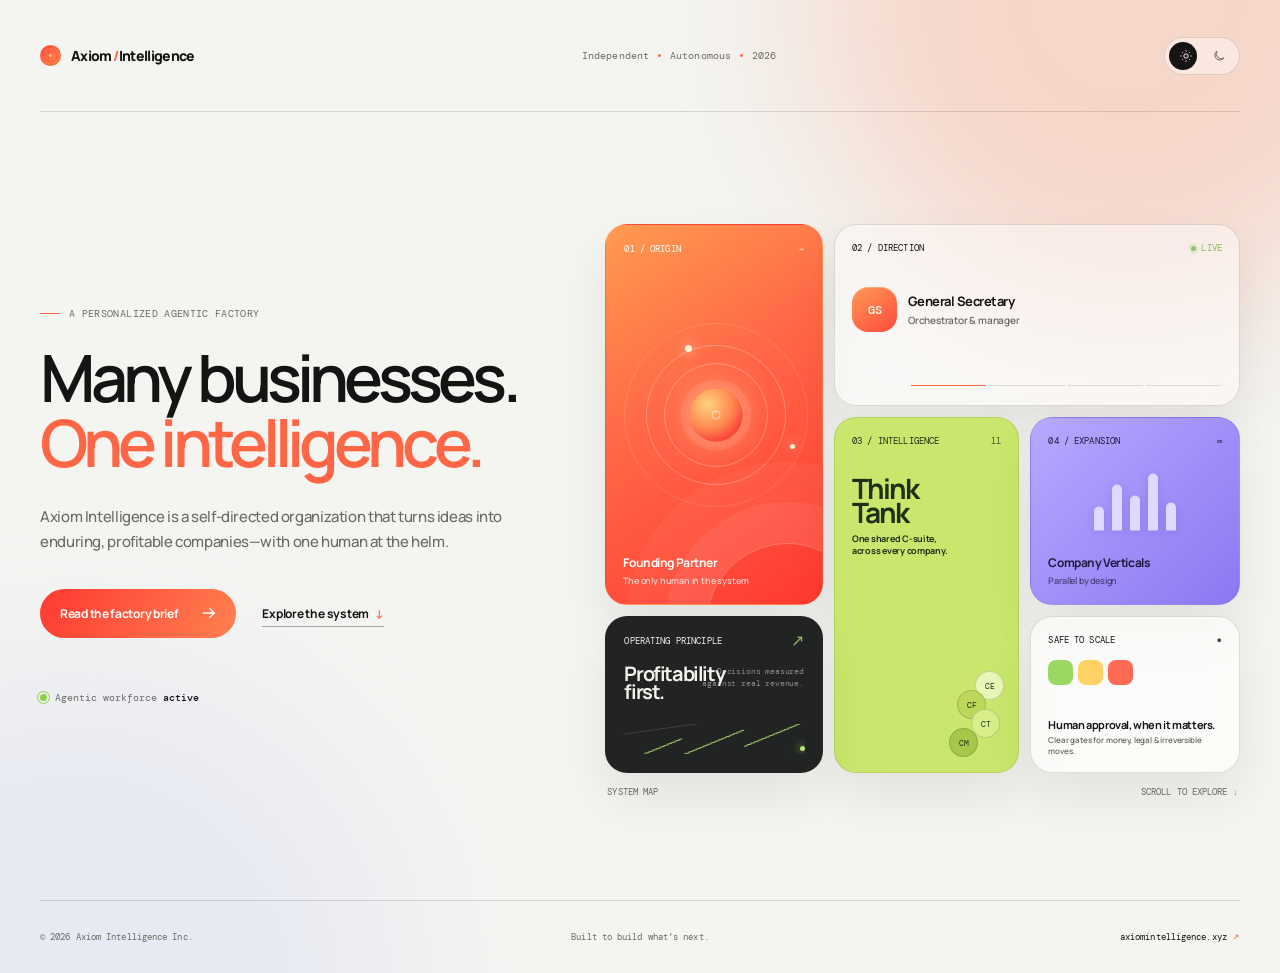
<file: chat_gpt/index.html>
<!doctype html>
<html lang="en">
  <head>
    <meta charset="UTF-8" />
    <meta name="viewport" content="width=device-width, initial-scale=1.0" />
    <meta name="description" content="Axiom Intelligence — an autonomous agentic factory for building and operating companies." />
    <title>Axiom Intelligence — Agentic Factory</title>
    <link rel="preconnect" href="https://fonts.googleapis.com" />
    <link rel="preconnect" href="https://fonts.gstatic.com" crossorigin />
    <link href="https://fonts.googleapis.com/css2?family=DM+Mono:wght@400;500&family=Manrope:wght@400;500;600;700;800&display=swap" rel="stylesheet" />
    <link rel="stylesheet" href="./styles.css" />
    <script>
      (() => {
        const savedTheme = localStorage.getItem('axiom-theme');
        const prefersDark = window.matchMedia('(prefers-color-scheme: dark)').matches;
        document.documentElement.dataset.theme = savedTheme || (prefersDark ? 'dark' : 'light');
      })();
    </script>
  </head>
  <body>
    <div class="ambient ambient--one" aria-hidden="true"></div>
    <div class="ambient ambient--two" aria-hidden="true"></div>

    <main class="shell">
      <nav class="nav" aria-label="Main navigation">
        <a class="wordmark" href="#top" aria-label="Axiom Intelligence home">
          <span class="sun-mark" aria-hidden="true"><i></i></span>
          <span>Axiom<span class="wordmark-muted">/</span>Intelligence</span>
        </a>

        <div class="nav-center" aria-label="Company qualities">
          <span>Independent</span>
          <span class="nav-dot"></span>
          <span>Autonomous</span>
          <span class="nav-dot"></span>
          <span>2026</span>
        </div>

        <button class="theme-toggle" type="button" aria-label="Switch to dark mode" aria-pressed="false">
          <span class="theme-icon theme-icon--sun" aria-hidden="true">
            <svg viewBox="0 0 24 24" fill="none" stroke="currentColor" stroke-width="1.7"><circle cx="12" cy="12" r="3.7"/><path d="M12 2.2v2.1M12 19.7v2.1M2.2 12h2.1M19.7 12h2.1M5.1 5.1l1.5 1.5M17.4 17.4l1.5 1.5M18.9 5.1l-1.5 1.5M6.6 17.4l-1.5 1.5"/></svg>
          </span>
          <span class="theme-icon theme-icon--moon" aria-hidden="true">
            <svg viewBox="0 0 24 24" fill="none" stroke="currentColor" stroke-width="1.7"><path d="M20.5 15.3A8.5 8.5 0 0 1 8.7 3.5 8.5 8.5 0 1 0 20.5 15.3Z"/></svg>
          </span>
        </button>
      </nav>

      <section class="hero" id="top" aria-labelledby="hero-title">
        <div class="hero-copy">
          <p class="eyebrow"><span></span> A personalized agentic factory</p>
          <h1 id="hero-title">Many businesses.<br /><em>One intelligence.</em></h1>
          <p class="intro">
            Axiom Intelligence is a self-directed organization that turns ideas into enduring,
            profitable companies—with one human at the helm.
          </p>
          <div class="hero-actions">
            <button class="button button--primary" type="button" data-open-brief>
              Read the factory brief
              <svg viewBox="0 0 20 20" fill="none" aria-hidden="true"><path d="M3.8 10h12.4M11 5.2l4.8 4.8-4.8 4.8" stroke="currentColor" stroke-width="1.6" stroke-linecap="round" stroke-linejoin="round"/></svg>
            </button>
            <a class="text-link" href="#system">Explore the system <span>↓</span></a>
          </div>
          <div class="hero-note">
            <span class="pulse" aria-hidden="true"></span>
            <span>Agentic workforce <b>active</b></span>
          </div>
        </div>

        <div class="bento-wrap" id="system">
          <div class="bento" aria-label="Axiom Intelligence operating model">
            <article class="card card--sun card--large" data-depth="14">
              <div class="card-topline"><span>01 / Origin</span><span>⌁</span></div>
              <div class="solar-system" aria-hidden="true">
                <span class="orbit orbit--one"></span>
                <span class="orbit orbit--two"></span>
                <span class="orbit orbit--three"></span>
                <span class="solar-core"><i></i></span>
                <span class="satellite satellite--one"></span>
                <span class="satellite satellite--two"></span>
              </div>
              <div class="card-label card-label--inverse">
                <strong>Founding Partner</strong>
                <span>The only human in the system</span>
              </div>
            </article>

            <article class="card card--glass card--orchestrator" data-depth="8">
              <div class="card-topline"><span>02 / Direction</span><span class="status">Live</span></div>
              <div class="agent-row">
                <span class="agent-orb agent-orb--orange">GS</span>
                <span>
                  <strong>General Secretary</strong>
                  <small>Orchestrator &amp; manager</small>
                </span>
              </div>
              <div class="signal-lines" aria-hidden="true"><i></i><i></i><i></i><i></i></div>
            </article>

            <article class="card card--lime card--think" data-depth="6">
              <div class="card-topline"><span>03 / Intelligence</span><span>11</span></div>
              <div>
                <h2>Think<br />Tank</h2>
                <p>One shared C-suite, across every company.</p>
              </div>
              <div class="stacked-initials" aria-hidden="true"><span>CE</span><span>CF</span><span>CT</span><span>CM</span></div>
            </article>

            <article class="card card--violet card--verticals" data-depth="10">
              <div class="card-topline"><span>04 / Expansion</span><span>∞</span></div>
              <div class="vertical-icon" aria-hidden="true"><i></i><i></i><i></i><i></i><i></i></div>
              <div class="card-label card-label--inverse">
                <strong>Company Verticals</strong>
                <span>Parallel by design</span>
              </div>
            </article>

            <article class="card card--dark card--metrics" data-depth="4">
              <div class="card-topline"><span>Operating principle</span><span class="metric-glyph">↗</span></div>
              <strong>Profitability<br />first.</strong>
              <div class="metric-line" aria-hidden="true"><i></i></div>
              <span class="metric-caption">Decisions measured<br />against real revenue.</span>
            </article>

            <article class="card card--pearl card--gates" data-depth="7">
              <div class="card-topline"><span>Safe to scale</span><span>●</span></div>
              <div class="gate-grid" aria-hidden="true"><span></span><span></span><span></span></div>
              <div class="card-label">
                <strong>Human approval, when it matters.</strong>
                <span>Clear gates for money, legal &amp; irreversible moves.</span>
              </div>
            </article>
          </div>
          <p class="bento-caption"><span>System map</span><span>Scroll to explore <i>↓</i></span></p>
        </div>
      </section>

      <footer class="footer">
        <span>© 2026 Axiom Intelligence Inc.</span>
        <span>Built to build what’s next.</span>
        <a href="https://www.axiomintelligence.xyz" target="_blank" rel="noreferrer">axiomintelligence.xyz <span>↗</span></a>
      </footer>
    </main>

    <dialog class="brief-dialog" aria-labelledby="brief-title">
      <button class="dialog-close" type="button" aria-label="Close factory brief">×</button>
      <div class="dialog-mark" aria-hidden="true"><i></i></div>
      <p class="eyebrow"><span></span> The factory, in one line</p>
      <h2 id="brief-title">One human founder + one autonomous organization + many parallel businesses.</h2>
      <p>
        The General Secretary directs a shared Think Tank, which in turn powers independent Company Verticals. The result: deliberate autonomy, real-world focus, and a system designed to compound.
      </p>
      <button class="button button--primary dialog-button" type="button">Understood <span>→</span></button>
    </dialog>

    <script src="./script.js"></script>
  </body>
</html>
</file>
<file: chat_gpt/styles.css>
:root {
  color-scheme: light;
  --bg: #f4f4f1;
  --ink: #141414;
  --muted: #696965;
  --faint: rgba(20, 20, 20, 0.1);
  --line: rgba(20, 20, 20, 0.13);
  --card: rgba(255, 255, 253, 0.64);
  --glass: rgba(255, 255, 255, 0.43);
  --white: #fff;
  --shadow: 0 24px 50px rgba(20, 20, 15, 0.08);
  --orange: #ff6646;
  --orange-deep: #ff3931;
  --lime: #c9e76c;
  --violet: #9c8cff;
  --radius: 22px;
}

:root[data-theme="dark"] {
  color-scheme: dark;
  --bg: #101111;
  --ink: #f0f0ec;
  --muted: #a6a6a0;
  --faint: rgba(255, 255, 255, 0.1);
  --line: rgba(255, 255, 255, 0.13);
  --card: rgba(36, 37, 36, 0.7);
  --glass: rgba(45, 46, 45, 0.56);
  --white: #f7f7f2;
  --shadow: 0 28px 60px rgba(0, 0, 0, 0.32);
}

* { box-sizing: border-box; }
html { scroll-behavior: smooth; }
body {
  min-width: 320px;
  margin: 0;
  overflow-x: hidden;
  background: var(--bg);
  color: var(--ink);
  font-family: "Manrope", "Helvetica Neue", Helvetica, Arial, sans-serif;
  transition: background 350ms ease, color 350ms ease;
}
button, a { -webkit-tap-highlight-color: transparent; }
button { font: inherit; }
a { color: inherit; text-decoration: none; }

.ambient {
  position: fixed;
  z-index: -1;
  width: 48vw;
  aspect-ratio: 1;
  pointer-events: none;
  filter: blur(85px);
  opacity: 0.26;
  border-radius: 50%;
  transition: opacity 350ms ease;
}
.ambient--one { top: -24vw; right: -12vw; background: #ff825a; }
.ambient--two { bottom: -31vw; left: -18vw; background: #aab9ff; opacity: 0.17; }
:root[data-theme="dark"] .ambient { opacity: 0.12; }

.shell { width: min(1440px, calc(100% - 80px)); margin: 0 auto; }
.nav {
  display: flex;
  align-items: center;
  justify-content: space-between;
  height: 112px;
  border-bottom: 1px solid var(--line);
}
.wordmark { display: inline-flex; gap: 10px; align-items: center; font-size: 14px; font-weight: 800; letter-spacing: -0.05em; }
.wordmark-muted { color: var(--orange); margin: 0 1px; }
.sun-mark {
  position: relative;
  display: inline-grid;
  width: 21px;
  height: 21px;
  place-items: center;
  border-radius: 50%;
  background: radial-gradient(circle, #ff8b65 0 13%, transparent 14%), repeating-radial-gradient(circle, #ff6646 0 2px, transparent 3px 5px), linear-gradient(140deg, #ff3f38, #ff9c4d);
  box-shadow: inset -1px -1px 2px rgba(150, 40, 15, 0.25);
}
.sun-mark i { width: 3px; height: 3px; border-radius: 50%; background: #ffb06c; }
.nav-center { display: flex; align-items: center; gap: 9px; color: var(--muted); font-family: "DM Mono", monospace; font-size: 10px; letter-spacing: 0.01em; }
.nav-dot { width: 3px; height: 3px; border-radius: 50%; background: var(--orange); }
.theme-toggle {
  position: relative;
  display: flex;
  width: 76px;
  height: 38px;
  align-items: center;
  justify-content: space-around;
  padding: 4px;
  cursor: pointer;
  border: 1px solid var(--line);
  border-radius: 99px;
  background: var(--glass);
  color: var(--ink);
  backdrop-filter: blur(12px);
}
.theme-toggle::after {
  position: absolute;
  top: 4px;
  left: 4px;
  width: 28px;
  height: 28px;
  content: "";
  border-radius: 50%;
  background: var(--ink);
  transition: transform 280ms cubic-bezier(.2,.8,.2,1), background 350ms ease;
}
:root[data-theme="dark"] .theme-toggle::after { transform: translateX(38px); }
.theme-icon { z-index: 1; display: grid; width: 20px; height: 20px; place-items: center; transition: color 300ms ease; }
.theme-icon svg { width: 14px; height: 14px; }
.theme-icon--sun { color: var(--bg); }
.theme-icon--moon { color: var(--muted); }
:root[data-theme="dark"] .theme-icon--sun { color: var(--muted); }
:root[data-theme="dark"] .theme-icon--moon { color: var(--bg); }

.hero { display: grid; grid-template-columns: minmax(350px, .87fr) minmax(580px, 1.13fr); gap: clamp(32px, 6vw, 110px); min-height: calc(100vh - 112px); align-items: center; padding: 55px 0 45px; }
.hero-copy { max-width: 590px; padding-bottom: 11px; }
.eyebrow { display: flex; gap: 9px; align-items: center; margin: 0 0 25px; color: var(--muted); font-family: "DM Mono", monospace; font-size: 10px; letter-spacing: .035em; text-transform: uppercase; }
.eyebrow > span { width: 20px; height: 1px; background: var(--orange); }
h1 { max-width: 590px; margin: 0; font-size: clamp(49px, 5.1vw, 82px); font-weight: 600; letter-spacing: -.075em; line-height: .99; }
h1 em { color: var(--orange); font-style: normal; }
.intro { max-width: 475px; margin: 29px 0 34px; color: var(--muted); font-size: 15px; font-weight: 500; letter-spacing: -.025em; line-height: 1.7; }
.hero-actions { display: flex; gap: 26px; align-items: center; }
.button {
  display: inline-flex;
  align-items: center;
  justify-content: center;
  gap: 22px;
  min-height: 49px;
  padding: 0 18px 0 20px;
  cursor: pointer;
  border: 0;
  border-radius: 99px;
  font-size: 12px;
  font-weight: 700;
  letter-spacing: -.025em;
  transition: transform 200ms ease, box-shadow 200ms ease, background 200ms ease;
}
.button:hover { box-shadow: 0 12px 22px rgba(255, 89, 55, .22); transform: translateY(-2px); }
.button:active { transform: translateY(0); }
.button--primary { color: #fffdfa; background: linear-gradient(120deg, var(--orange-deep), #ff8150); }
.button svg { width: 18px; height: 18px; }
.text-link { position: relative; padding: 7px 0; font-size: 12px; font-weight: 700; letter-spacing: -.02em; }
.text-link::after { position: absolute; right: 0; bottom: 2px; left: 0; height: 1px; content: ""; background: currentColor; opacity: .35; transform-origin: left; transition: transform 220ms ease; }
.text-link:hover::after { transform: scaleX(.35); }
.text-link span { margin-left: 4px; color: var(--orange); }
.hero-note { display: flex; align-items: center; gap: 8px; margin-top: 53px; color: var(--muted); font-family: "DM Mono", monospace; font-size: 10px; }
.hero-note b { color: var(--ink); font-weight: 500; }
.pulse { position: relative; width: 7px; height: 7px; border-radius: 50%; background: #8ccf48; }
.pulse::after { position: absolute; inset: -3px; content: ""; border: 1px solid #8ccf48; border-radius: inherit; animation: pulse 1.9s infinite; }

.bento-wrap { min-width: 0; }
.bento { display: grid; grid-template-columns: 1.08fr .92fr 1.04fr; grid-template-rows: 182px 188px 157px; gap: 11px; }
.card { position: relative; min-width: 0; overflow: hidden; padding: 17px; border: 1px solid var(--line); border-radius: var(--radius); box-shadow: var(--shadow); transition: transform 300ms cubic-bezier(.2,.75,.2,1), box-shadow 300ms ease; }
.card:hover { box-shadow: 0 30px 55px rgba(16, 16, 16, .15); }
.card-topline { display: flex; align-items: center; justify-content: space-between; font-family: "DM Mono", monospace; font-size: 9px; letter-spacing: .015em; text-transform: uppercase; }
.card-topline > span:last-child { opacity: .76; }
.card--sun { grid-row: span 2; color: #fffdf9; border-color: transparent; background: linear-gradient(146deg, #ff9a50 1%, #ff6947 42%, #ff3830 100%); }
.card--sun::before { position: absolute; inset: auto -22% -27% auto; width: 75%; aspect-ratio: 1; content: ""; border: 1px solid rgba(255, 255, 255, .26); border-radius: 50%; box-shadow: 0 0 0 41px rgba(255,255,255,.065), 0 0 0 81px rgba(255,255,255,.045); }
.card--large { padding: 18px; }
.solar-system { position: absolute; top: 50%; left: 51%; width: 158px; aspect-ratio: 1; transform: translate(-50%, -50%); }
.solar-core { position: absolute; top: 50%; left: 50%; display: grid; width: 53px; height: 53px; place-items: center; border-radius: 50%; background: radial-gradient(circle at 35% 30%, #ffd37e, #ff8851 48%, #fa4739 74%); box-shadow: 0 0 0 9px rgba(255,255,255,.09), 0 0 35px rgba(255, 217, 151,.58); transform: translate(-50%, -50%); }
.solar-core i { width: 9px; height: 9px; border: 1px solid rgba(255,255,255,.55); border-radius: 50%; }
.orbit { position: absolute; border: 1px solid rgba(255,255,255,.28); border-radius: 50%; }
.orbit--one { inset: 27px; }.orbit--two { inset: 9px; }.orbit--three { inset: -13px; opacity: .47; }
.satellite { position: absolute; width: 7px; height: 7px; border-radius: 50%; background: #fff3d0; box-shadow: 0 0 12px rgba(255,255,255,.8); }
.satellite--one { top: 9px; left: 48px; }.satellite--two { right: 0; bottom: 45px; width: 5px; height: 5px; }
.card-label { position: absolute; right: 17px; bottom: 17px; left: 17px; display: grid; gap: 4px; }
.card-label strong { font-size: 12px; letter-spacing: -.035em; line-height: 1.25; }
.card-label span { color: var(--muted); font-size: 9px; font-weight: 600; letter-spacing: -.02em; }
.card-label--inverse span { color: rgba(255,255,255,.71); }

.card--glass { background: var(--glass); backdrop-filter: blur(16px); }
.card--orchestrator { grid-column: span 2; }
.status { display: inline-flex; gap: 5px; align-items: center; color: #5ea532; }
.status::before { width: 5px; height: 5px; content: ""; border-radius: 50%; background: #6fb740; box-shadow: 0 0 0 3px rgba(111,183,64,.15); }
.agent-row { display: flex; gap: 11px; align-items: center; margin-top: 33px; }
.agent-orb { display: grid; flex: 0 0 auto; width: 45px; height: 45px; place-items: center; border-radius: 16px; font-family: "DM Mono", monospace; font-size: 12px; font-weight: 500; }
.agent-orb--orange { color: #fff8ed; background: linear-gradient(145deg, #ff9b57, #ff493a); box-shadow: inset 0 1px 1px rgba(255,255,255,.27); }
.agent-row strong { display: block; font-size: 13px; letter-spacing: -.04em; }
.agent-row small { display: block; margin-top: 3px; color: var(--muted); font-size: 10px; font-weight: 600; letter-spacing: -.02em; }
.signal-lines { position: absolute; right: 18px; bottom: 18px; left: 76px; display: flex; gap: 3px; height: 2px; }
.signal-lines i { flex: 1; height: 1px; background: var(--line); }.signal-lines i:first-child { background: var(--orange); }

.card--lime { color: #203016; border-color: rgba(38, 63, 18, .12); background: var(--lime); }
.card--think { grid-column: 2; grid-row: 2 / span 2; }
.card--think h2 { margin: 29px 0 9px; font-size: 28px; font-weight: 700; letter-spacing: -.075em; line-height: .86; }
.card--think p { max-width: 106px; margin: 0; font-size: 9px; font-weight: 700; letter-spacing: -.03em; line-height: 1.35; }
.stacked-initials { position: absolute; right: 14px; bottom: 15px; display: flex; flex-direction: column; align-items: flex-end; }
.stacked-initials span { display: grid; width: 29px; height: 29px; margin-top: -10px; place-items: center; border: 1px solid rgba(37,58,20,.18); border-radius: 50%; background: #e8f6b7; font-family: "DM Mono", monospace; font-size: 8px; }
.stacked-initials span:nth-child(2) { margin-right: 18px; background: #bcd75b; }.stacked-initials span:nth-child(3) { margin-right: 4px; background: #d8ee8a; }.stacked-initials span:nth-child(4) { margin-right: 26px; background: #a7c74a; }

.card--violet { color: #201a3f; background: linear-gradient(135deg, #b7a9ff, #8c78f3); border-color: rgba(58, 37, 139,.13); }
.card--verticals { grid-column: 3; grid-row: 2; }
.vertical-icon { position: absolute; top: 45%; left: 50%; display: flex; align-items: end; gap: 8px; height: 57px; transform: translate(-50%, -50%); }
.vertical-icon i { display: block; width: 10px; border-radius: 9px 9px 2px 2px; background: #dfd9ff; box-shadow: 0 2px 8px rgba(58,37,139,.15); }.vertical-icon i:nth-child(1) { height: 24px; }.vertical-icon i:nth-child(2) { height: 46px; }.vertical-icon i:nth-child(3) { height: 35px; }.vertical-icon i:nth-child(4) { height: 57px; }.vertical-icon i:nth-child(5) { height: 28px; }
.card--violet .card-label--inverse span { color: rgba(32,26,63,.66); }

.card--dark { color: #f2f1eb; border-color: transparent; background: #212422; }
.card--metrics { grid-column: 1; grid-row: 3; padding: 16px 18px; }
.metric-glyph { color: #b5e675; font-size: 16px; line-height: 1; }.card--metrics > strong { display: block; margin-top: 16px; font-size: 20px; letter-spacing: -.07em; line-height: .89; }
.metric-line { position: absolute; right: 17px; bottom: 18px; left: 17px; height: 30px; overflow: hidden; }.metric-line::before { position: absolute; right: -3px; bottom: -6px; left: -3px; height: 38px; content: ""; border-top: 1px solid rgba(255,255,255,.16); background: linear-gradient(165deg, transparent 48%, #b5e675 49% 51%, transparent 52%) 0 8px/33% 25px repeat-x; opacity: .85; transform: skewY(-8deg); }.metric-line i { position: absolute; right: 0; bottom: 3px; width: 5px; height: 5px; border-radius: 50%; background: #b5e675; box-shadow: 0 0 10px #b5e675; }
.metric-caption { position: absolute; top: 48px; right: 18px; color: rgba(242,241,235,.52); font-family: "DM Mono", monospace; font-size: 8px; letter-spacing: -.02em; line-height: 1.5; text-align: right; }

.card--pearl { background: var(--card); backdrop-filter: blur(15px); }
.card--gates { grid-column: 3; grid-row: 3; }
.gate-grid { position: absolute; top: 43px; left: 17px; display: flex; gap: 5px; }.gate-grid span { width: 25px; height: 25px; border-radius: 8px; background: #9bd863; }.gate-grid span:nth-child(2) { background: #ffd263; }.gate-grid span:nth-child(3) { background: #ff6a54; }
.card--gates .card-label { bottom: 15px; }.card--gates .card-label strong { max-width: 170px; font-size: 11px; }.card--gates .card-label span { max-width: 190px; font-size: 8px; line-height: 1.35; }
.bento-caption { display: flex; justify-content: space-between; margin: 13px 2px 0; color: var(--muted); font-family: "DM Mono", monospace; font-size: 9px; letter-spacing: .01em; text-transform: uppercase; }.bento-caption i { color: var(--orange); font-style: normal; }

.footer { display: grid; grid-template-columns: 1fr 1fr 1fr; align-items: center; min-height: 73px; border-top: 1px solid var(--line); color: var(--muted); font-family: "DM Mono", monospace; font-size: 9px; letter-spacing: .01em; }.footer span:nth-child(2) { text-align: center; }.footer a { justify-self: end; color: var(--ink); transition: color 200ms; }.footer a:hover { color: var(--orange); }.footer a span { color: var(--orange); }

.brief-dialog { width: min(590px, calc(100% - 36px)); padding: 42px; border: 1px solid var(--line); border-radius: 28px; background: var(--bg); color: var(--ink); box-shadow: 0 30px 90px rgba(0,0,0,.34); }.brief-dialog::backdrop { background: rgba(16,17,16,.42); backdrop-filter: blur(8px); }.brief-dialog .eyebrow { margin-bottom: 18px; }.brief-dialog h2 { max-width: 450px; margin: 0; font-size: 28px; letter-spacing: -.06em; line-height: 1.02; }.brief-dialog > p:not(.eyebrow) { max-width: 465px; margin: 20px 0 26px; color: var(--muted); font-size: 13px; font-weight: 500; letter-spacing: -.02em; line-height: 1.65; }.dialog-close { position: absolute; top: 14px; right: 16px; width: 34px; height: 34px; cursor: pointer; border: 1px solid var(--line); border-radius: 50%; background: transparent; color: var(--ink); font-size: 24px; font-weight: 300; line-height: 1; }.dialog-mark { position: absolute; top: -34px; right: 36px; width: 67px; height: 67px; border-radius: 50%; background: radial-gradient(circle, #ff8b65 0 13%, transparent 14%), repeating-radial-gradient(circle, #ff6646 0 2px, transparent 3px 5px), linear-gradient(140deg, #ff3f38, #ff9c4d); }.dialog-mark i { position: absolute; top: 50%; left: 50%; width: 11px; height: 11px; border-radius: 50%; background: #ff8b65; transform: translate(-50%,-50%); }

@keyframes pulse { 0%, 100% { transform: scale(.65); opacity: .8; } 65% { transform: scale(1.32); opacity: 0; } }
@media (max-width: 1090px) { .shell { width: min(900px, calc(100% - 56px)); }.hero { grid-template-columns: 1fr; gap: 49px; padding-top: 75px; }.hero-copy { max-width: 655px; }.intro { max-width: 540px; }.bento-wrap { width: min(690px, 100%); }.footer { margin-top: 35px; } }
@media (max-width: 650px) { .shell { width: calc(100% - 32px); }.nav { height: 79px; }.nav-center { display: none; }.hero { min-height: auto; padding: 52px 0 35px; gap: 51px; }.eyebrow { margin-bottom: 19px; }.hero-copy h1 { font-size: clamp(45px, 13.6vw, 63px); }.intro { margin: 24px 0 28px; font-size: 13px; }.hero-actions { gap: 20px; flex-wrap: wrap; }.hero-note { margin-top: 39px; }.bento { grid-template-columns: 1fr 1fr; grid-template-rows: 184px 152px 167px 152px; gap: 8px; }.card { border-radius: 17px; padding: 13px; }.card--sun { grid-column: 1; grid-row: 1 / span 2; }.card--orchestrator { grid-column: 2; grid-row: 1; }.card--think { grid-column: 2; grid-row: 2 / span 2; }.card--verticals { grid-column: 1; grid-row: 3; }.card--metrics { grid-column: 1; grid-row: 4; }.card--gates { grid-column: 2; grid-row: 4; }.card-topline { font-size: 8px; }.solar-system { width: 131px; }.card-label { right: 13px; bottom: 13px; left: 13px; }.agent-row { margin-top: 26px; }.agent-orb { width: 39px; height: 39px; border-radius: 13px; }.agent-row strong { font-size: 11px; }.agent-row small { font-size: 8px; }.signal-lines { right: 13px; bottom: 13px; left: 13px; }.card--think h2 { margin-top: 22px; font-size: 25px; }.stacked-initials { right: 11px; bottom: 9px; }.vertical-icon { transform: translate(-50%, -50%) scale(.74); }.card--metrics > strong { margin-top: 14px; font-size: 18px; }.metric-caption { top: 43px; right: 13px; font-size: 7px; }.gate-grid { top: 37px; left: 13px; }.gate-grid span { width: 20px; height: 20px; }.card--gates .card-label span { font-size: 7px; }.bento-caption { font-size: 8px; }.footer { grid-template-columns: 1fr 1fr; gap: 11px; min-height: 94px; padding: 16px 0; font-size: 8px; line-height: 1.6; }.footer span:nth-child(2) { display: none; }.footer a { text-align: right; }.brief-dialog { padding: 34px 26px 27px; }.dialog-mark { right: 26px; }.brief-dialog h2 { font-size: 25px; } }
@media (prefers-reduced-motion: reduce) { *, *::before, *::after { scroll-behavior: auto !important; animation-duration: .01ms !important; animation-iteration-count: 1 !important; transition-duration: .01ms !important; } }
</file>
